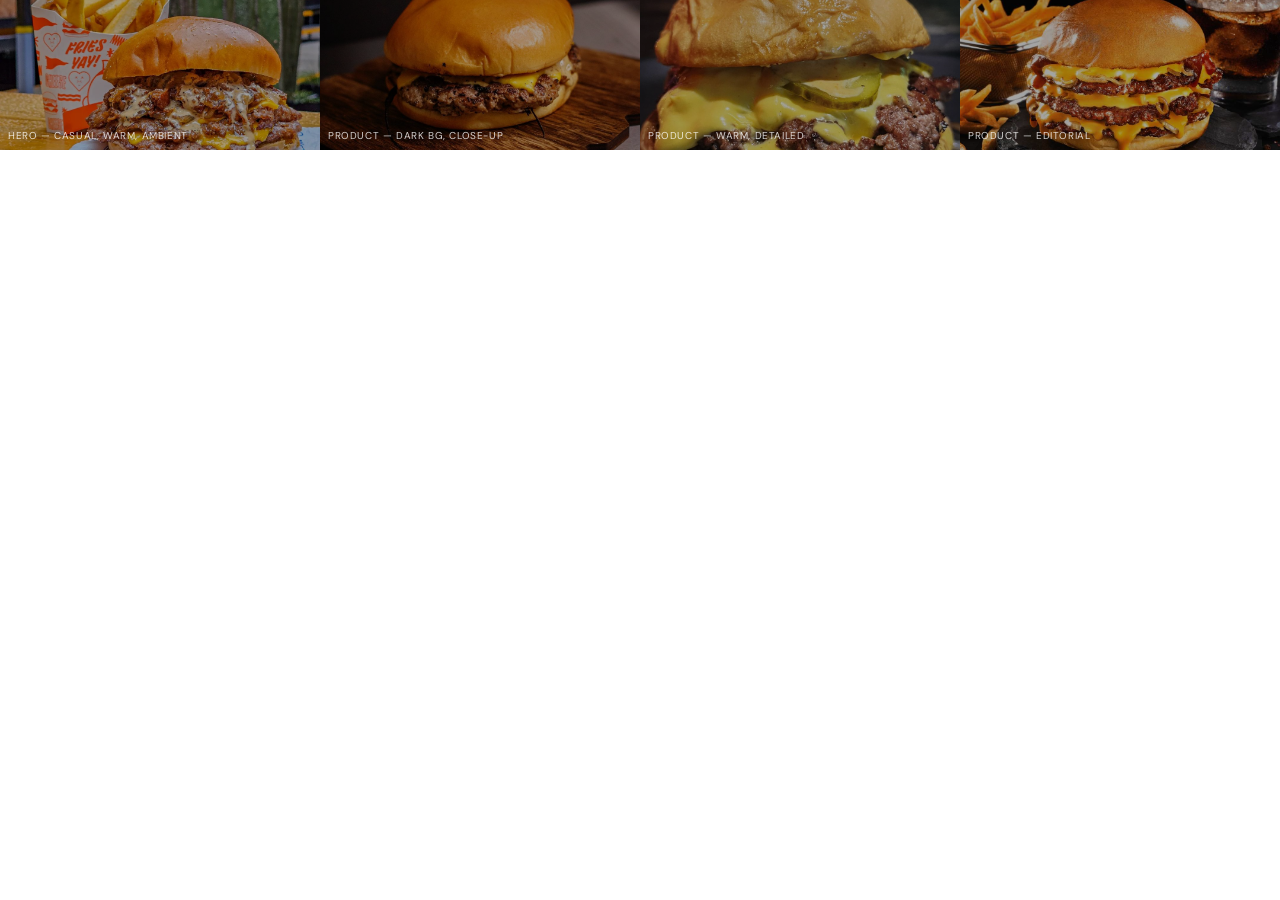
<file: preview/brand-imagery.html>
<!DOCTYPE html>
<html><head><meta charset="UTF-8">
<link href="https://fonts.googleapis.com/css2?family=DM+Sans:wght@400;600&display=swap" rel="stylesheet">
<style>
body { margin: 0; display: flex; height: 150px; overflow: hidden; font-family: 'DM Sans', sans-serif; }
.img-panel { flex: 1; overflow: hidden; position: relative; }
.img-panel img { width: 100%; height: 100%; object-fit: cover; }
.img-panel .overlay { position: absolute; inset: 0; background: rgba(0,0,0,0.35); display: flex; align-items: flex-end; padding: 8px; }
.img-panel .caption { color: rgba(255,255,255,0.8); font-size: 10px; letter-spacing: 0.06em; text-transform: uppercase; }
</style>
</head><body>
<div class="img-panel"><img src="../assets/hero-burger.jpg" alt="Hero"><div class="overlay"><span class="caption">Hero — casual, warm, ambient</span></div></div>
<div class="img-panel"><img src="../assets/burger1.jpg" alt="Classic"><div class="overlay"><span class="caption">Product — dark bg, close-up</span></div></div>
<div class="img-panel"><img src="../assets/burger2.jpg" alt="Lamb"><div class="overlay"><span class="caption">Product — warm, detailed</span></div></div>
<div class="img-panel"><img src="../assets/burger3.jpg" alt="Spicy"><div class="overlay"><span class="caption">Product — editorial</span></div></div>
</body></html>
</file>
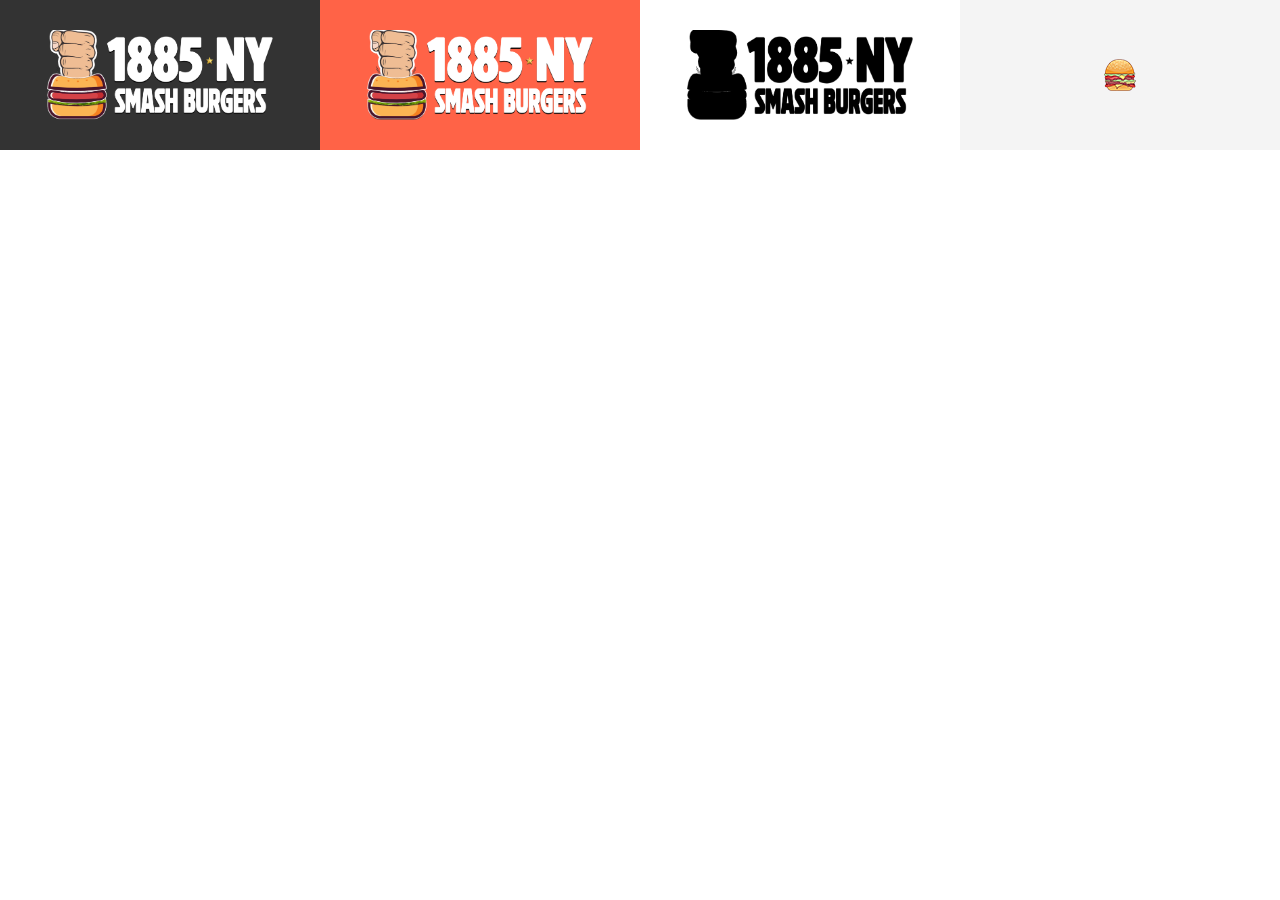
<file: preview/brand-logo.html>
<!DOCTYPE html>
<html><head><meta charset="UTF-8">
<style>
body { margin: 0; display: flex; gap: 0; font-family: Arial, sans-serif; height: 150px; }
.panel { flex: 1; display: flex; align-items: center; justify-content: center; padding: 20px; }
.panel-dark { background: #333; }
.panel-light { background: #f4f4f4; }
.panel-brand { background: #ff6347; }
img { max-height: 90px; width: auto; }
.logo-sm img { max-height: 48px; }
</style>
</head><body>
<div class="panel panel-dark"><img src="../assets/logo.png" alt="1885NY Logo on dark"></div>
<div class="panel panel-brand"><img src="../assets/logo.png" alt="1885NY Logo on brand"></div>
<div class="panel panel-light" style="background:#fff"><img src="../assets/logo.png" alt="1885NY Logo on light" style="filter:invert(1) sepia(1) saturate(0) brightness(0)"></div>
<div class="panel panel-light logo-sm"><img src="../assets/burger-icon.png" alt="Burger mark"></div>
</body></html>
</file>
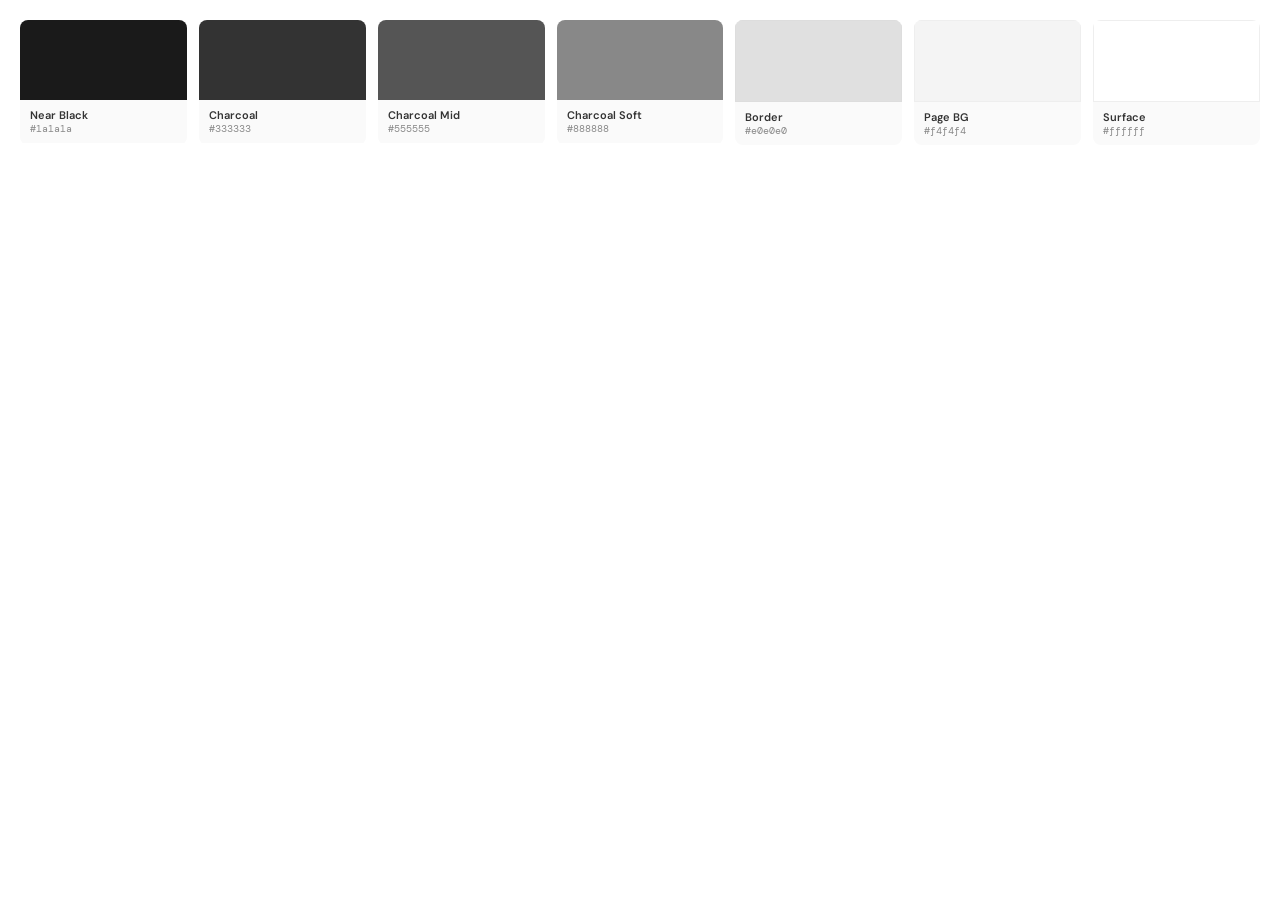
<file: preview/colors-neutrals.html>
<!DOCTYPE html>
<html><head><meta charset="UTF-8">
<link rel="stylesheet" href="../colors_and_type.css">
<style>
body { margin: 0; background: #fff; font-family: 'DM Sans', Arial, sans-serif; padding: 20px; display: flex; gap: 12px; align-items: stretch; }
.swatch { flex: 1; border-radius: 8px; overflow: hidden; }
.swatch-color { height: 80px; }
.swatch-info { padding: 8px 10px; background: #fafafa; }
.swatch-name { font-size: 11px; font-weight: 600; color: #333; }
.swatch-hex { font-size: 10px; color: #888; font-family: 'DM Mono', monospace; }
</style>
</head><body>
<div class="swatch"><div class="swatch-color" style="background:#1a1a1a"></div><div class="swatch-info"><div class="swatch-name">Near Black</div><div class="swatch-hex">#1a1a1a</div></div></div>
<div class="swatch"><div class="swatch-color" style="background:#333333"></div><div class="swatch-info"><div class="swatch-name">Charcoal</div><div class="swatch-hex">#333333</div></div></div>
<div class="swatch"><div class="swatch-color" style="background:#555555"></div><div class="swatch-info"><div class="swatch-name">Charcoal Mid</div><div class="swatch-hex">#555555</div></div></div>
<div class="swatch"><div class="swatch-color" style="background:#888888"></div><div class="swatch-info"><div class="swatch-name">Charcoal Soft</div><div class="swatch-hex">#888888</div></div></div>
<div class="swatch"><div class="swatch-color" style="background:#e0e0e0; border: 1px solid #ddd"></div><div class="swatch-info"><div class="swatch-name">Border</div><div class="swatch-hex">#e0e0e0</div></div></div>
<div class="swatch"><div class="swatch-color" style="background:#f4f4f4; border: 1px solid #eee"></div><div class="swatch-info"><div class="swatch-name">Page BG</div><div class="swatch-hex">#f4f4f4</div></div></div>
<div class="swatch"><div class="swatch-color" style="background:#ffffff; border: 1px solid #eee"></div><div class="swatch-info"><div class="swatch-name">Surface</div><div class="swatch-hex">#ffffff</div></div></div>
</body></html>
</file>
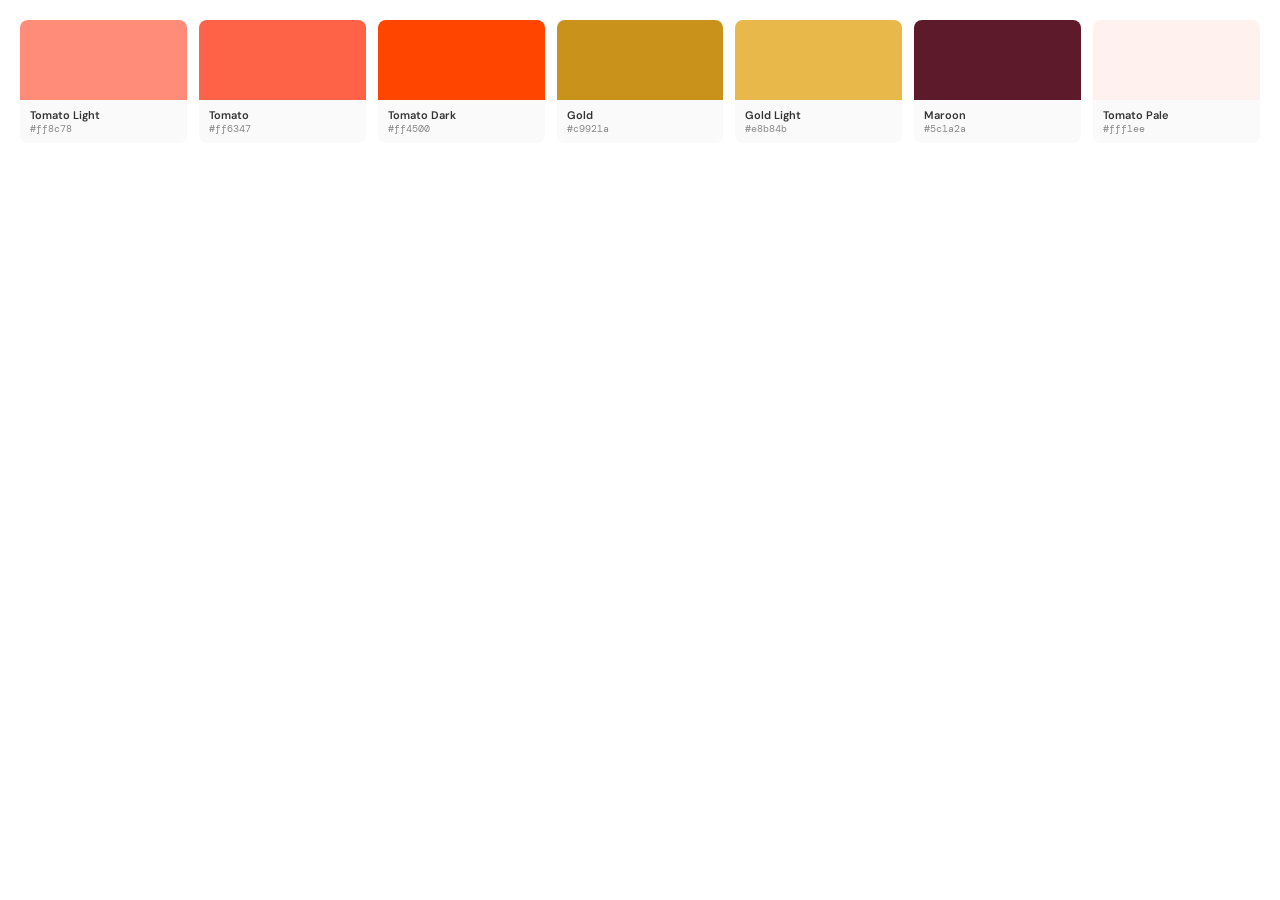
<file: preview/colors-primary.html>
<!DOCTYPE html>
<html><head><meta charset="UTF-8">
<link rel="stylesheet" href="../colors_and_type.css">
<style>
body { margin: 0; background: #fff; font-family: 'DM Sans', Arial, sans-serif; padding: 20px; display: flex; gap: 12px; align-items: stretch; }
.swatch { flex: 1; border-radius: 8px; overflow: hidden; }
.swatch-color { height: 80px; }
.swatch-info { padding: 8px 10px; background: #fafafa; }
.swatch-name { font-size: 11px; font-weight: 600; color: #333; }
.swatch-hex { font-size: 10px; color: #888; font-family: 'DM Mono', monospace; }
</style>
</head><body>
<div class="swatch"><div class="swatch-color" style="background:#ff8c78"></div><div class="swatch-info"><div class="swatch-name">Tomato Light</div><div class="swatch-hex">#ff8c78</div></div></div>
<div class="swatch"><div class="swatch-color" style="background:#ff6347"></div><div class="swatch-info"><div class="swatch-name">Tomato</div><div class="swatch-hex">#ff6347</div></div></div>
<div class="swatch"><div class="swatch-color" style="background:#ff4500"></div><div class="swatch-info"><div class="swatch-name">Tomato Dark</div><div class="swatch-hex">#ff4500</div></div></div>
<div class="swatch"><div class="swatch-color" style="background:#c9921a"></div><div class="swatch-info"><div class="swatch-name">Gold</div><div class="swatch-hex">#c9921a</div></div></div>
<div class="swatch"><div class="swatch-color" style="background:#e8b84b"></div><div class="swatch-info"><div class="swatch-name">Gold Light</div><div class="swatch-hex">#e8b84b</div></div></div>
<div class="swatch"><div class="swatch-color" style="background:#5c1a2a"></div><div class="swatch-info"><div class="swatch-name">Maroon</div><div class="swatch-hex">#5c1a2a</div></div></div>
<div class="swatch"><div class="swatch-color" style="background:#fff1ee"></div><div class="swatch-info"><div class="swatch-name">Tomato Pale</div><div class="swatch-hex">#fff1ee</div></div></div>
</body></html>
</file>
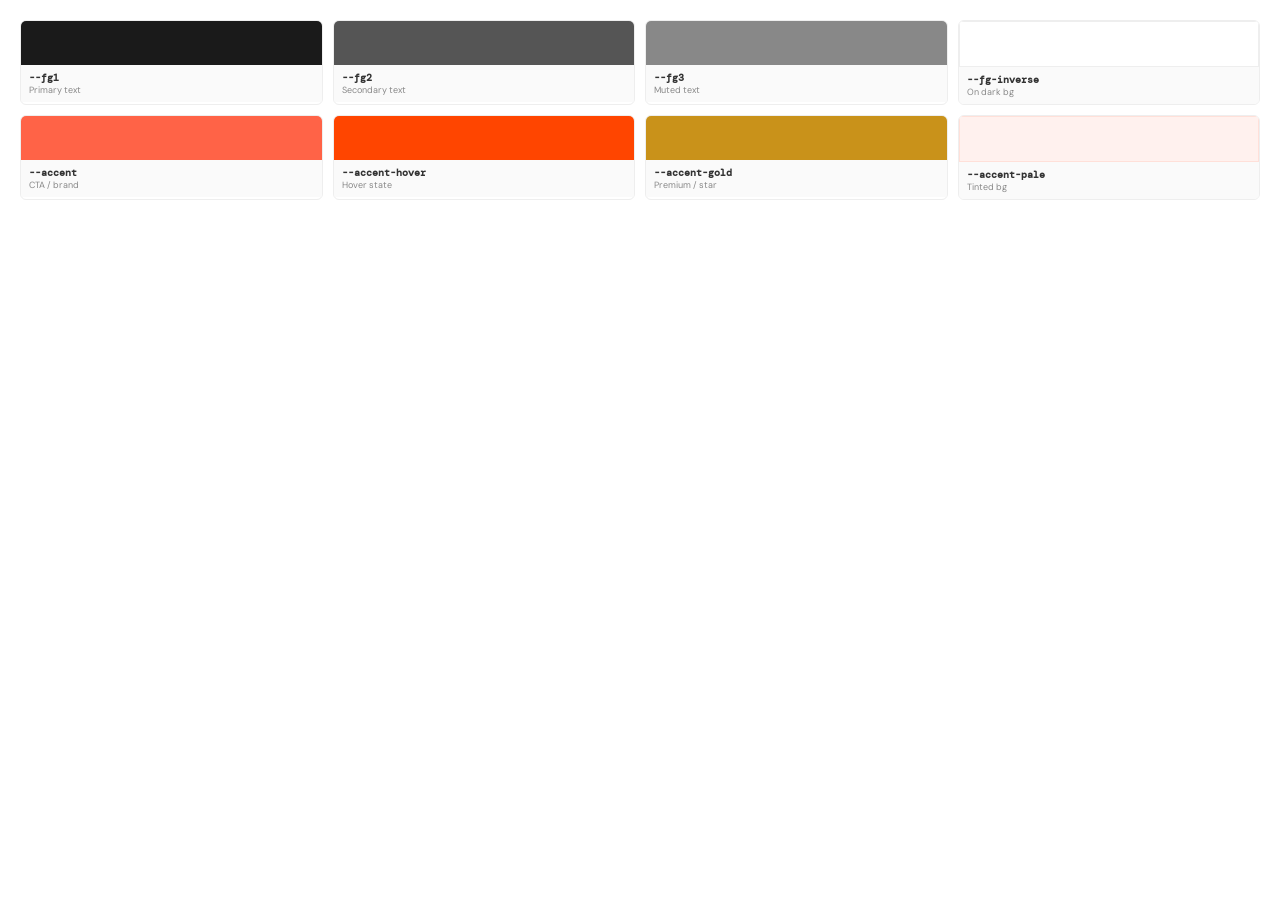
<file: preview/colors-semantic.html>
<!DOCTYPE html>
<html><head><meta charset="UTF-8">
<link rel="stylesheet" href="../colors_and_type.css">
<style>
body { margin: 0; background: #fff; font-family: 'DM Sans', Arial, sans-serif; padding: 20px; }
.grid { display: grid; grid-template-columns: repeat(4, 1fr); gap: 10px; }
.token { border-radius: 6px; overflow: hidden; border: 1px solid #eee; }
.token-swatch { height: 44px; }
.token-info { padding: 6px 8px; background: #fafafa; }
.token-name { font-size: 10px; font-weight: 600; color: #333; font-family: 'DM Mono', monospace; }
.token-desc { font-size: 9px; color: #888; }
</style>
</head><body>
<div class="grid">
  <div class="token"><div class="token-swatch" style="background:#1a1a1a"></div><div class="token-info"><div class="token-name">--fg1</div><div class="token-desc">Primary text</div></div></div>
  <div class="token"><div class="token-swatch" style="background:#555555"></div><div class="token-info"><div class="token-name">--fg2</div><div class="token-desc">Secondary text</div></div></div>
  <div class="token"><div class="token-swatch" style="background:#888888"></div><div class="token-info"><div class="token-name">--fg3</div><div class="token-desc">Muted text</div></div></div>
  <div class="token"><div class="token-swatch" style="background:#ffffff; border:1px solid #eee"></div><div class="token-info"><div class="token-name">--fg-inverse</div><div class="token-desc">On dark bg</div></div></div>
  <div class="token"><div class="token-swatch" style="background:#ff6347"></div><div class="token-info"><div class="token-name">--accent</div><div class="token-desc">CTA / brand</div></div></div>
  <div class="token"><div class="token-swatch" style="background:#ff4500"></div><div class="token-info"><div class="token-name">--accent-hover</div><div class="token-desc">Hover state</div></div></div>
  <div class="token"><div class="token-swatch" style="background:#c9921a"></div><div class="token-info"><div class="token-name">--accent-gold</div><div class="token-desc">Premium / star</div></div></div>
  <div class="token"><div class="token-swatch" style="background:#fff1ee; border:1px solid #ffe0d9"></div><div class="token-info"><div class="token-name">--accent-pale</div><div class="token-desc">Tinted bg</div></div></div>
</div>
</body></html>
</file>
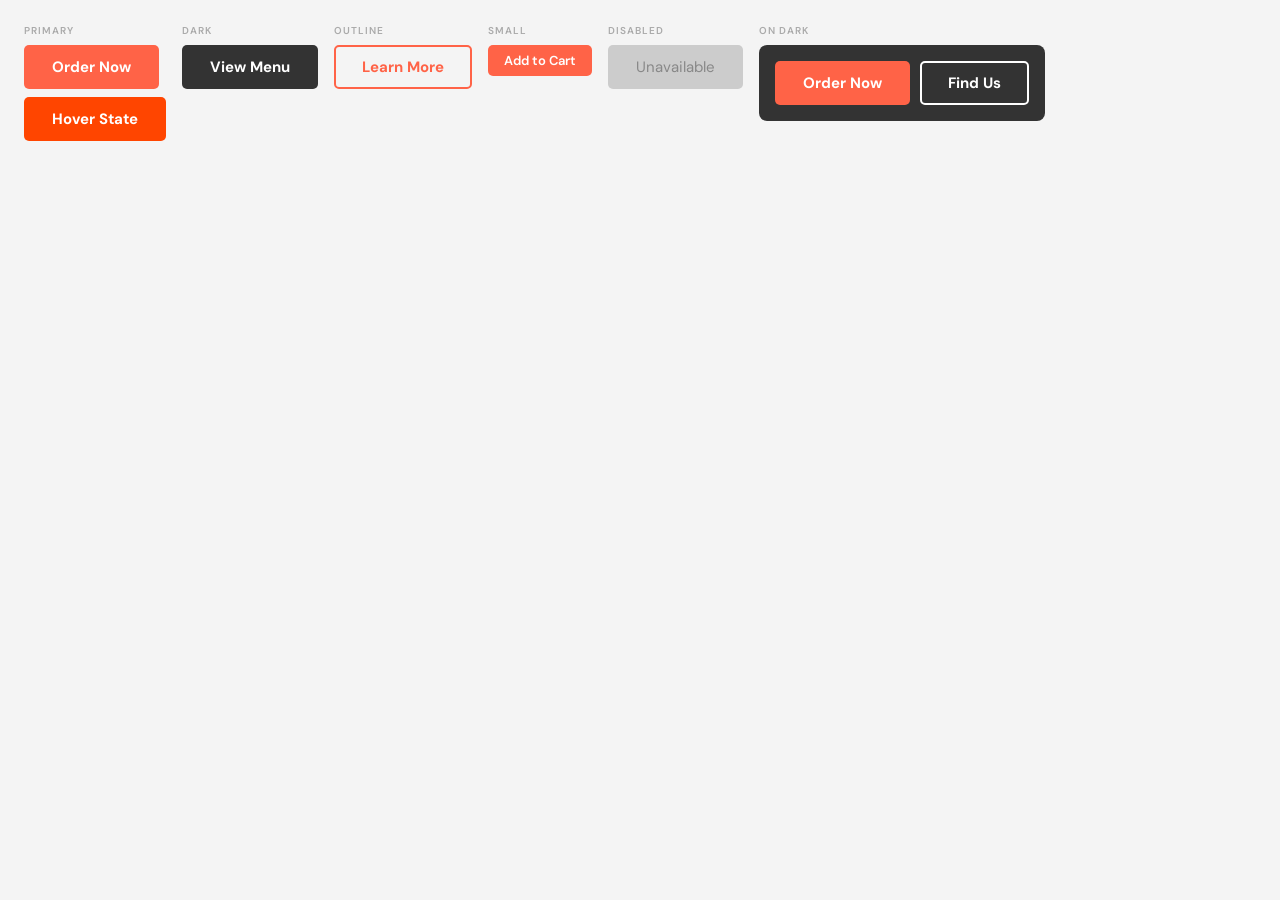
<file: preview/components-buttons.html>
<!DOCTYPE html>
<html><head><meta charset="UTF-8">
<link href="https://fonts.googleapis.com/css2?family=DM+Sans:wght@400;600;700&display=swap" rel="stylesheet">
<link rel="stylesheet" href="../colors_and_type.css">
<style>
body { margin: 0; background: #f4f4f4; padding: 24px; font-family: 'DM Sans', sans-serif; display: flex; flex-wrap: wrap; gap: 16px; align-items: flex-start; }
.group { display: flex; flex-direction: column; gap: 8px; align-items: flex-start; }
.group-label { font-size: 10px; font-weight: 600; letter-spacing: 0.1em; text-transform: uppercase; color: #aaa; }
.btn-primary { background: #ff6347; color: #fff; border: none; padding: 12px 28px; border-radius: 5px; font-family: 'DM Sans', sans-serif; font-size: 15px; font-weight: 700; cursor: pointer; }
.btn-primary:hover { background: #ff4500; }
.btn-dark { background: #333; color: #fff; border: none; padding: 12px 28px; border-radius: 5px; font-family: 'DM Sans', sans-serif; font-size: 15px; font-weight: 700; cursor: pointer; }
.btn-outline { background: transparent; color: #ff6347; border: 2px solid #ff6347; padding: 10px 26px; border-radius: 5px; font-family: 'DM Sans', sans-serif; font-size: 15px; font-weight: 700; cursor: pointer; }
.btn-sm { background: #ff6347; color: #fff; border: none; padding: 7px 16px; border-radius: 5px; font-family: 'DM Sans', sans-serif; font-size: 13px; font-weight: 600; cursor: pointer; }
.btn-disabled { background: #ccc; color: #888; border: none; padding: 12px 28px; border-radius: 5px; font-family: 'DM Sans', sans-serif; font-size: 15px; cursor: not-allowed; }
.on-dark { background: #333; padding: 16px; border-radius: 8px; display: flex; gap: 10px; align-items: center; }
</style>
</head><body>
<div class="group">
  <div class="group-label">Primary</div>
  <button class="btn-primary">Order Now</button>
  <button class="btn-primary" style="background:#ff4500">Hover State</button>
</div>
<div class="group">
  <div class="group-label">Dark</div>
  <button class="btn-dark">View Menu</button>
</div>
<div class="group">
  <div class="group-label">Outline</div>
  <button class="btn-outline">Learn More</button>
</div>
<div class="group">
  <div class="group-label">Small</div>
  <button class="btn-sm">Add to Cart</button>
</div>
<div class="group">
  <div class="group-label">Disabled</div>
  <button class="btn-disabled" disabled>Unavailable</button>
</div>
<div class="group">
  <div class="group-label">On Dark</div>
  <div class="on-dark">
    <button class="btn-primary">Order Now</button>
    <button class="btn-outline" style="border-color:#fff;color:#fff">Find Us</button>
  </div>
</div>
</body></html>
</file>
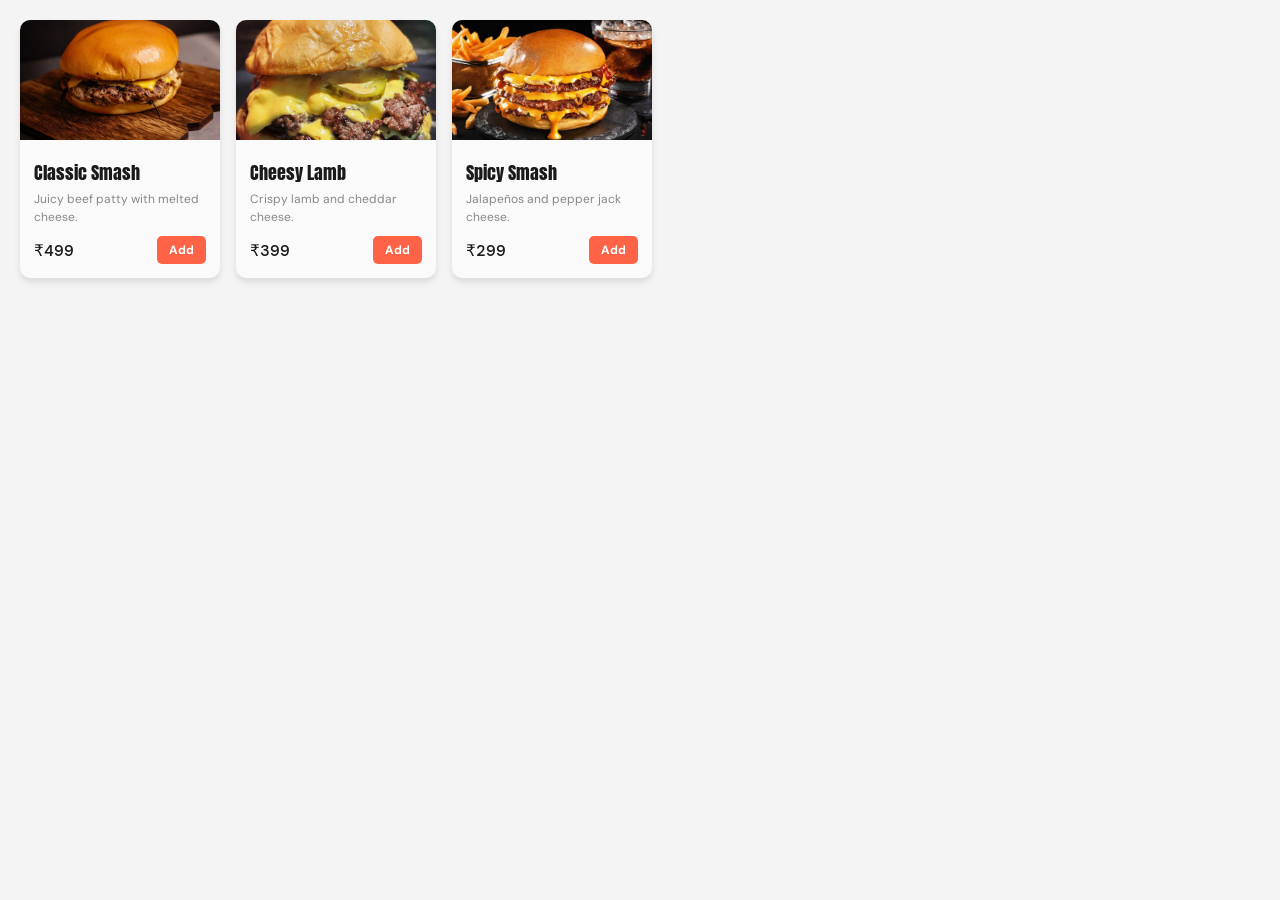
<file: preview/components-cards.html>
<!DOCTYPE html>
<html><head><meta charset="UTF-8">
<link href="https://fonts.googleapis.com/css2?family=Anton&family=DM+Sans:wght@400;600;700&family=DM+Mono:wght@500&display=swap" rel="stylesheet">
<link rel="stylesheet" href="../colors_and_type.css">
<style>
body { margin: 0; background: #f4f4f4; padding: 20px; font-family: 'DM Sans', sans-serif; display: flex; gap: 16px; }
.menu-card { width: 200px; background: #fafafa; box-shadow: 0 4px 6px rgba(0,0,0,.10); border-radius: 10px; overflow: hidden; }
.menu-card img { width: 100%; height: 120px; object-fit: cover; }
.menu-card-body { padding: 14px; }
.menu-card-title { font-family: 'Anton', sans-serif; font-size: 18px; color: #1a1a1a; margin-bottom: 4px; }
.menu-card-desc { font-size: 12px; color: #888; line-height: 1.5; margin-bottom: 10px; }
.menu-card-footer { display: flex; justify-content: space-between; align-items: center; }
.menu-card-price { font-family: 'DM Mono', monospace; font-size: 16px; font-weight: 500; color: #1a1a1a; }
.btn-add { background: #ff6347; color: #fff; border: none; padding: 6px 12px; border-radius: 5px; font-size: 12px; font-weight: 700; cursor: pointer; font-family: 'DM Sans', sans-serif; }
</style>
</head><body>
<div class="menu-card">
  <img src="../assets/burger1.jpg" alt="Classic Smash Burger">
  <div class="menu-card-body">
    <div class="menu-card-title">Classic Smash</div>
    <div class="menu-card-desc">Juicy beef patty with melted cheese.</div>
    <div class="menu-card-footer"><span class="menu-card-price">₹499</span><button class="btn-add">Add</button></div>
  </div>
</div>
<div class="menu-card">
  <img src="../assets/burger2.jpg" alt="Cheesy Lamb Smash">
  <div class="menu-card-body">
    <div class="menu-card-title">Cheesy Lamb</div>
    <div class="menu-card-desc">Crispy lamb and cheddar cheese.</div>
    <div class="menu-card-footer"><span class="menu-card-price">₹399</span><button class="btn-add">Add</button></div>
  </div>
</div>
<div class="menu-card">
  <img src="../assets/burger3.jpg" alt="Spicy Smash">
  <div class="menu-card-body">
    <div class="menu-card-title">Spicy Smash</div>
    <div class="menu-card-desc">Jalapeños and pepper jack cheese.</div>
    <div class="menu-card-footer"><span class="menu-card-price">₹299</span><button class="btn-add">Add</button></div>
  </div>
</div>
</body></html>
</file>
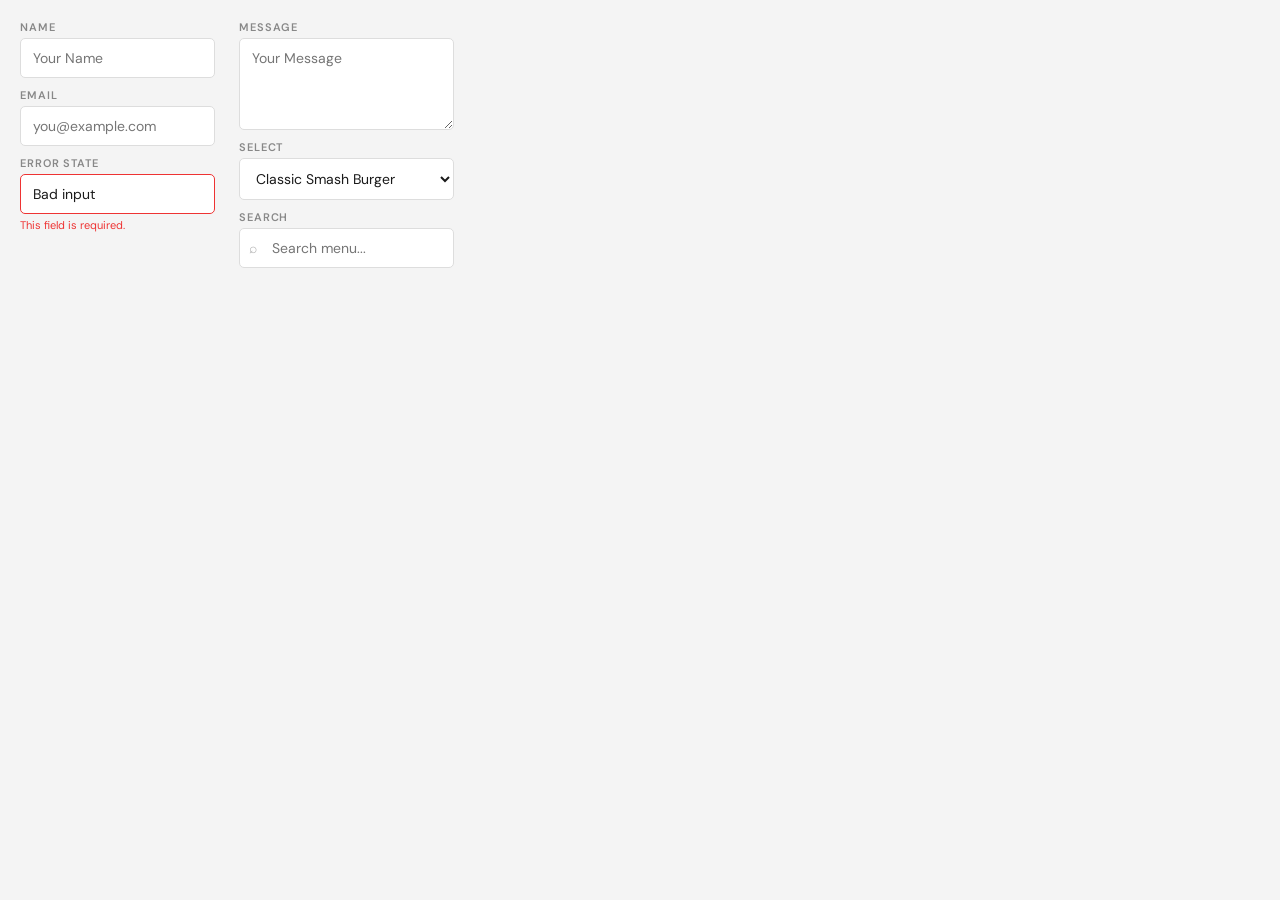
<file: preview/components-forms.html>
<!DOCTYPE html>
<html><head><meta charset="UTF-8">
<link href="https://fonts.googleapis.com/css2?family=DM+Sans:wght@400;600&display=swap" rel="stylesheet">
<link rel="stylesheet" href="../colors_and_type.css">
<style>
body { margin: 0; background: #f4f4f4; padding: 20px; font-family: 'DM Sans', sans-serif; display: flex; gap: 24px; align-items: flex-start; }
.form-col { display: flex; flex-direction: column; gap: 10px; }
.form-group { display: flex; flex-direction: column; gap: 4px; }
label { font-size: 11px; font-weight: 600; letter-spacing: 0.08em; text-transform: uppercase; color: #888; }
input, textarea, select { font-family: 'DM Sans', sans-serif; font-size: 14px; padding: 10px 12px; border: 1px solid #ddd; border-radius: 5px; background: #fff; color: #1a1a1a; outline: none; }
input:focus, textarea:focus, select:focus { border-color: #ff6347; box-shadow: 0 0 0 2px rgba(255,99,71,0.15); }
textarea { resize: vertical; height: 70px; }
.input-error { border-color: #e33; }
.error-msg { font-size: 11px; color: #e33; }
.search-wrap { position: relative; }
.search-wrap input { padding-left: 32px; }
.search-icon { position: absolute; left: 10px; top: 50%; transform: translateY(-50%); color: #aaa; font-size: 14px; }
</style>
</head><body>
<div class="form-col">
  <div class="form-group"><label>Name</label><input type="text" placeholder="Your Name"></div>
  <div class="form-group"><label>Email</label><input type="email" placeholder="you@example.com"></div>
  <div class="form-group"><label>Error State</label><input type="text" class="input-error" value="Bad input"><div class="error-msg">This field is required.</div></div>
</div>
<div class="form-col">
  <div class="form-group"><label>Message</label><textarea placeholder="Your Message"></textarea></div>
  <div class="form-group"><label>Select</label>
    <select><option>Classic Smash Burger</option><option>Cheesy Lamb Smash</option><option>Spicy Smash</option></select>
  </div>
  <div class="form-group"><label>Search</label>
    <div class="search-wrap"><span class="search-icon">⌕</span><input type="text" placeholder="Search menu..."></div>
  </div>
</div>
</body></html>
</file>
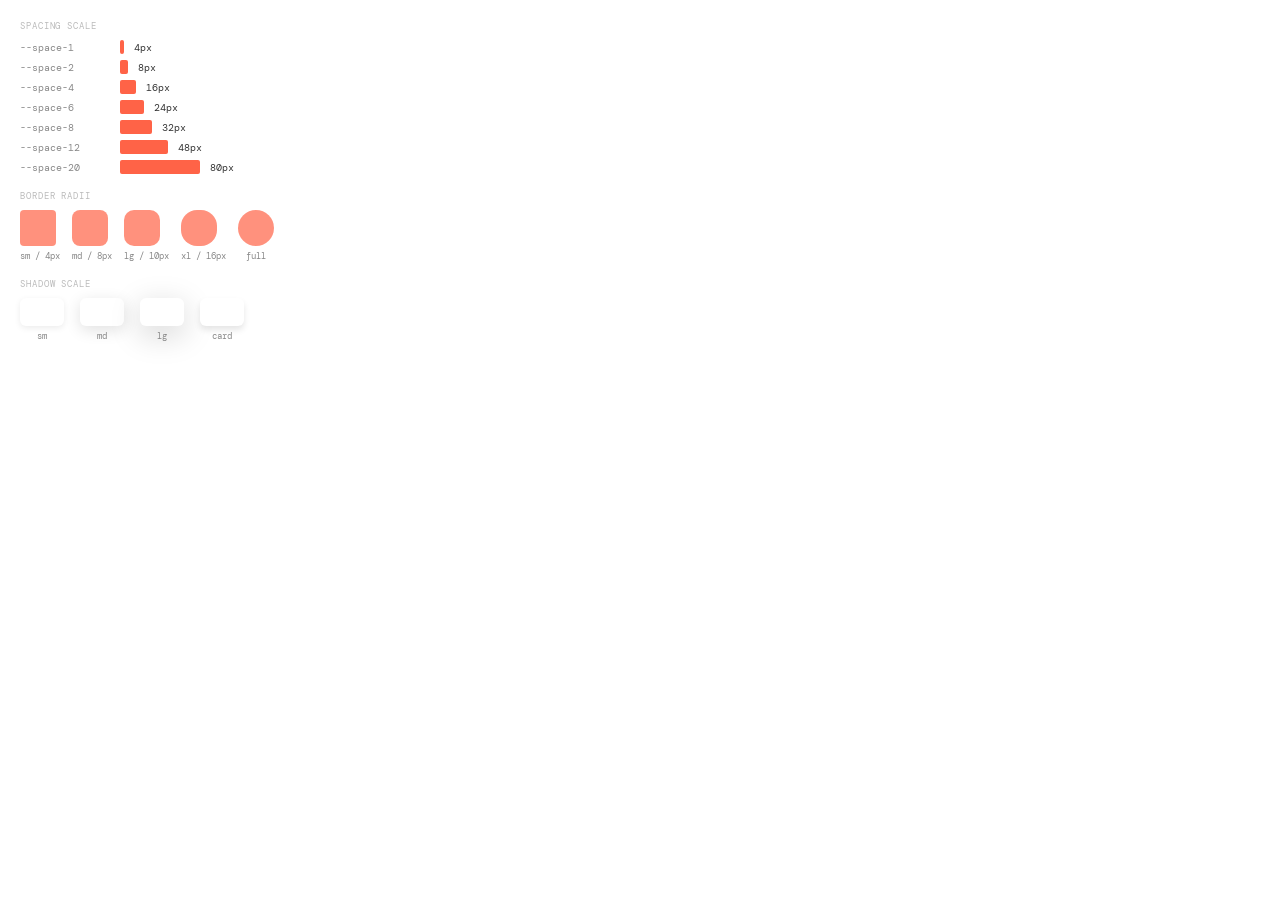
<file: preview/spacing-tokens.html>
<!DOCTYPE html>
<html><head><meta charset="UTF-8">
<link href="https://fonts.googleapis.com/css2?family=DM+Mono:wght@400&display=swap" rel="stylesheet">
<style>
body { margin: 0; background: #fff; padding: 20px; font-family: 'DM Mono', monospace; font-size: 10px; color: #555; }
.section { margin-bottom: 16px; }
.section-title { font-size: 9px; text-transform: uppercase; letter-spacing: 0.1em; color: #bbb; margin-bottom: 8px; }
.row { display: flex; align-items: center; gap: 10px; margin-bottom: 6px; }
.bar { background: #ff6347; height: 14px; border-radius: 2px; }
.name { width: 90px; color: #888; }
.val { color: #333; }

/* Radius */
.radii { display: flex; gap: 12px; align-items: flex-end; }
.rbox { width: 36px; height: 36px; background: #ff6347; opacity: 0.7; }
.rlabel { font-size: 9px; color: #888; text-align: center; margin-top: 4px; }

/* Shadow */
.shadows { display: flex; gap: 16px; align-items: center; }
.sbox { width: 44px; height: 28px; background: #fff; border-radius: 6px; }
</style>
</head><body>
<div class="section">
  <div class="section-title">Spacing Scale</div>
  <div class="row"><div class="name">--space-1</div><div class="bar" style="width:4px"></div><div class="val">4px</div></div>
  <div class="row"><div class="name">--space-2</div><div class="bar" style="width:8px"></div><div class="val">8px</div></div>
  <div class="row"><div class="name">--space-4</div><div class="bar" style="width:16px"></div><div class="val">16px</div></div>
  <div class="row"><div class="name">--space-6</div><div class="bar" style="width:24px"></div><div class="val">24px</div></div>
  <div class="row"><div class="name">--space-8</div><div class="bar" style="width:32px"></div><div class="val">32px</div></div>
  <div class="row"><div class="name">--space-12</div><div class="bar" style="width:48px"></div><div class="val">48px</div></div>
  <div class="row"><div class="name">--space-20</div><div class="bar" style="width:80px"></div><div class="val">80px</div></div>
</div>

<div class="section">
  <div class="section-title">Border Radii</div>
  <div class="radii">
    <div><div class="rbox" style="border-radius:4px"></div><div class="rlabel">sm / 4px</div></div>
    <div><div class="rbox" style="border-radius:8px"></div><div class="rlabel">md / 8px</div></div>
    <div><div class="rbox" style="border-radius:10px"></div><div class="rlabel">lg / 10px</div></div>
    <div><div class="rbox" style="border-radius:16px"></div><div class="rlabel">xl / 16px</div></div>
    <div><div class="rbox" style="border-radius:9999px"></div><div class="rlabel">full</div></div>
  </div>
</div>

<div class="section" style="margin-top:14px">
  <div class="section-title">Shadow Scale</div>
  <div class="shadows">
    <div><div class="sbox" style="box-shadow:0 2px 6px rgba(0,0,0,.08)"></div><div class="rlabel">sm</div></div>
    <div><div class="sbox" style="box-shadow:0 4px 16px rgba(0,0,0,.12)"></div><div class="rlabel">md</div></div>
    <div><div class="sbox" style="box-shadow:0 8px 32px rgba(0,0,0,.18)"></div><div class="rlabel">lg</div></div>
    <div><div class="sbox" style="box-shadow:0 4px 6px rgba(0,0,0,.10)"></div><div class="rlabel">card</div></div>
  </div>
</div>
</body></html>
</file>
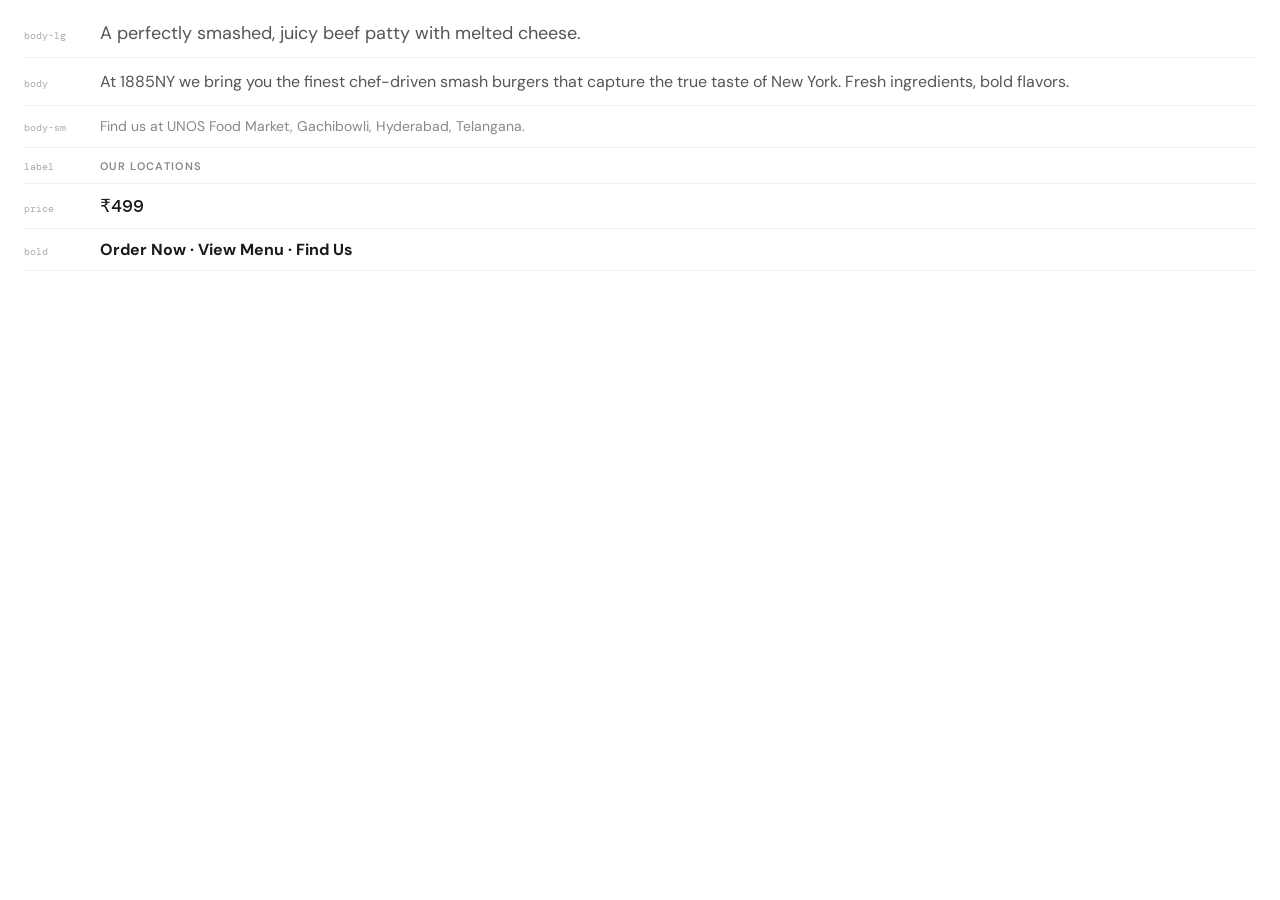
<file: preview/type-body.html>
<!DOCTYPE html>
<html><head><meta charset="UTF-8">
<link href="https://fonts.googleapis.com/css2?family=DM+Sans:wght@400;500;600;700&family=DM+Mono:wght@400;500&display=swap" rel="stylesheet">
<link rel="stylesheet" href="../colors_and_type.css">
<style>
body { margin: 0; background: #fff; padding: 20px 24px; font-family: 'DM Sans', sans-serif; }
.row { display: flex; gap: 4px; align-items: baseline; margin-bottom: 10px; border-bottom: 1px solid #f0f0f0; padding-bottom: 10px; }
.tag { font-size: 10px; font-family: 'DM Mono', monospace; color: #aaa; width: 72px; flex-shrink: 0; padding-top: 2px; }
</style>
</head><body>
<div class="row"><span class="tag">body-lg</span><span style="font-size:18px;color:#555;line-height:1.5">A perfectly smashed, juicy beef patty with melted cheese.</span></div>
<div class="row"><span class="tag">body</span><span style="font-size:16px;color:#555;line-height:1.7">At 1885NY we bring you the finest chef-driven smash burgers that capture the true taste of New York. Fresh ingredients, bold flavors.</span></div>
<div class="row"><span class="tag">body-sm</span><span style="font-size:14px;color:#888;line-height:1.5">Find us at UNOS Food Market, Gachibowli, Hyderabad, Telangana.</span></div>
<div class="row"><span class="tag">label</span><span style="font-size:11px;font-weight:600;letter-spacing:0.12em;text-transform:uppercase;color:#888">Our Locations</span></div>
<div class="row"><span class="tag">price</span><span style="font-family:'DM Mono',monospace;font-size:18px;font-weight:500;color:#1a1a1a">₹499</span></div>
<div class="row"><span class="tag">bold</span><span style="font-size:16px;font-weight:700;color:#1a1a1a">Order Now · View Menu · Find Us</span></div>
</body></html>
</file>
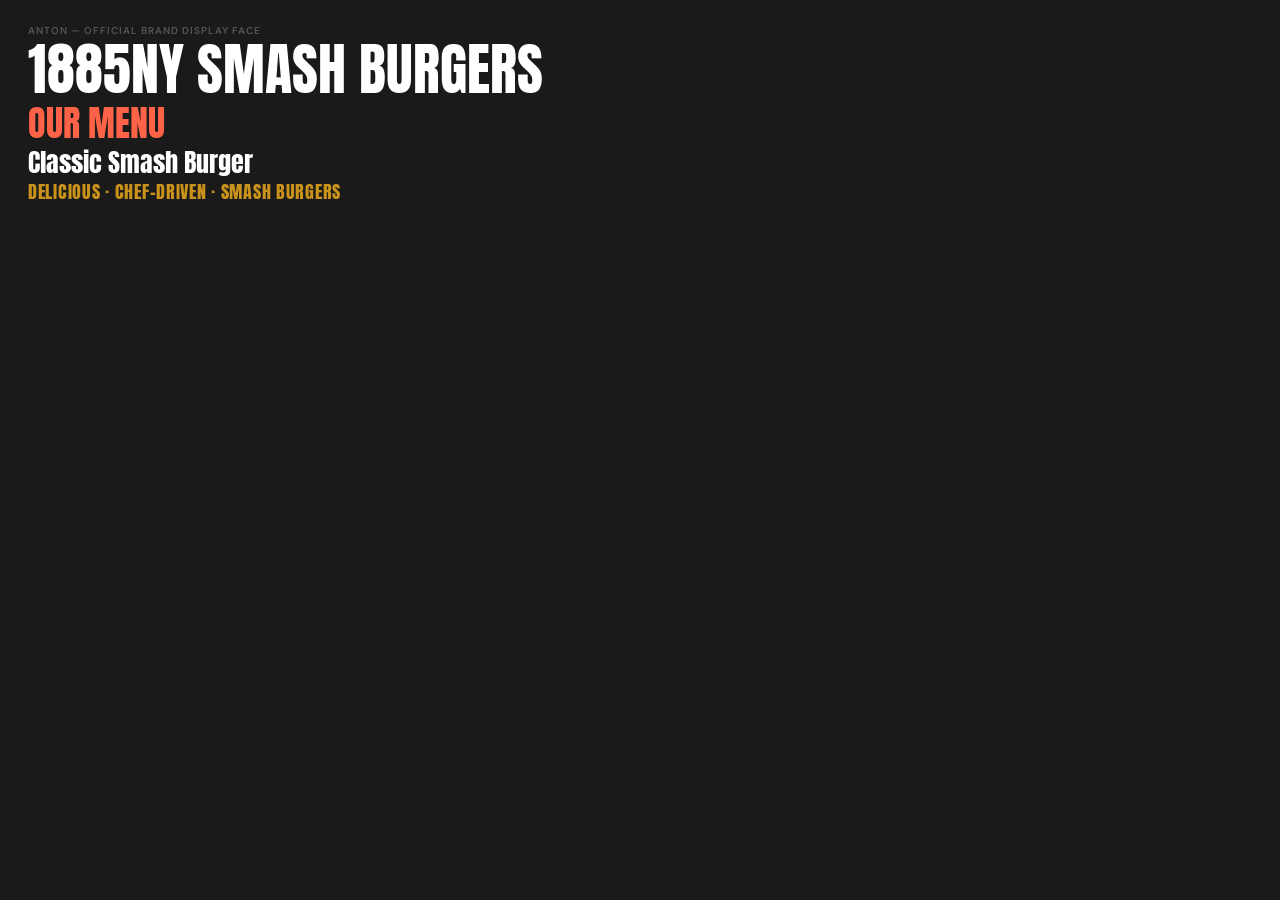
<file: preview/type-display.html>
<!DOCTYPE html>
<html><head><meta charset="UTF-8">
<link rel="preconnect" href="https://fonts.googleapis.com">
<link href="https://fonts.googleapis.com/css2?family=Anton&display=swap" rel="stylesheet">
<link rel="stylesheet" href="../colors_and_type.css">
<style>
body { margin: 0; background: #1a1a1a; padding: 24px 28px; }
.specimen { margin-bottom: 8px; line-height: 1.05; }
.label { font-family: 'DM Sans', sans-serif; font-size: 10px; letter-spacing: 0.1em; text-transform: uppercase; color: #666; margin-bottom: 4px; }
.hero-sample { font-family: 'Anton', sans-serif; font-size: 56px; color: #ffffff; line-height: 1; }
.h2-sample { font-family: 'Anton', sans-serif; font-size: 36px; color: #ff6347; line-height: 1; }
.h3-sample { font-family: 'Anton', sans-serif; font-size: 26px; color: #ffffff; line-height: 1; }
.tagline { font-family: 'Anton', sans-serif; font-size: 18px; color: #c9921a; letter-spacing: 0.04em; }
</style>
</head><body>
<div class="label" style="color:#555">Anton — Official Brand Display Face</div>
<div class="specimen"><div class="hero-sample">1885NY SMASH BURGERS</div></div>
<div class="specimen"><div class="h2-sample">OUR MENU</div></div>
<div class="specimen"><div class="h3-sample">Classic Smash Burger</div></div>
<div class="specimen"><div class="tagline">DELICIOUS · CHEF-DRIVEN · SMASH BURGERS</div></div>
</body></html>
</file>
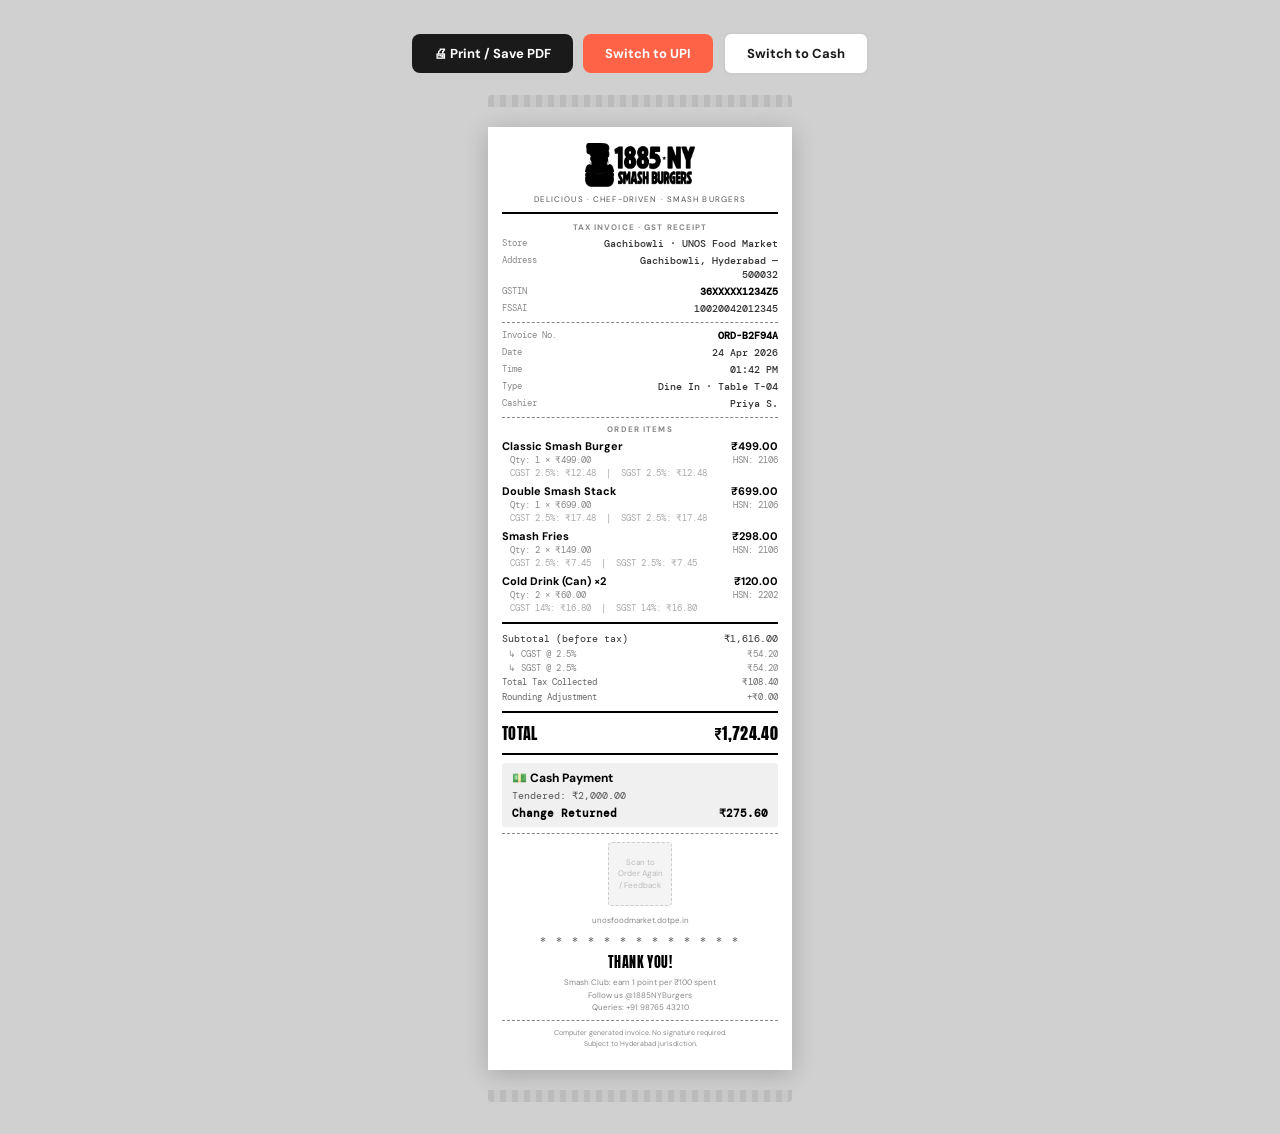
<file: ui_kits/pos-system/receipt-print.html>
<!DOCTYPE html>
<html lang="en">
<head>
<meta charset="UTF-8">
<meta name="viewport" content="width=device-width, initial-scale=1.0">
<title>1885NY — 80mm Receipt</title>
<link href="https://fonts.googleapis.com/css2?family=Anton&family=DM+Sans:wght@400;600;700&family=DM+Mono:wght@400;500&display=swap" rel="stylesheet">
<style>
  *, *::before, *::after { box-sizing: border-box; margin: 0; padding: 0; }

  body {
    background: #d0d0d0;
    display: flex;
    flex-direction: column;
    align-items: center;
    padding: 32px 16px;
    gap: 20px;
    font-family: 'DM Mono', 'Courier New', monospace;
  }

  /* ── Screen chrome ── */
  .toolbar {
    display: flex;
    gap: 10px;
    align-items: center;
  }
  .btn {
    background: #1a1a1a;
    color: #fff;
    border: none;
    border-radius: 8px;
    padding: 11px 22px;
    font-family: 'DM Sans', sans-serif;
    font-size: 13px;
    font-weight: 700;
    cursor: pointer;
  }
  .btn.red { background: #ff6347; }
  .btn.outline { background: #fff; color: #1a1a1a; border: 2px solid #ccc; }

  /* ── Roll shadow effect ── */
  .roll-top {
    width: 304px;
    height: 12px;
    background: repeating-linear-gradient(90deg, #bbb 0, #bbb 6px, #c8c8c8 6px, #c8c8c8 12px);
    border-radius: 4px 4px 0 0;
  }
  .roll-bottom {
    width: 304px;
    height: 12px;
    background: repeating-linear-gradient(90deg, #bbb 0, #bbb 6px, #c8c8c8 6px, #c8c8c8 12px);
    border-radius: 0 0 4px 4px;
  }

  /* ── Main receipt ── */
  .receipt {
    width: 304px; /* 80mm at 96dpi ≈ 302px */
    background: #fff;
    padding: 16px 14px 20px;
    box-shadow: 0 4px 24px rgba(0,0,0,.2);
  }

  /* ── Typography helpers ── */
  .center { text-align: center; }
  .right  { text-align: right; }
  .bold   { font-weight: 700; }

  /* ── Logo area ── */
  .logo-area {
    text-align: center;
    margin-bottom: 8px;
  }
  .logo-area img {
    height: 44px;
    width: auto;
    /* thermal print: logo renders as bitmap — dark bg logo shows well */
    filter: brightness(0); /* force black for print */
  }
  .brand-name {
    font-family: 'Anton', sans-serif;
    font-size: 18px;
    letter-spacing: 0.04em;
    color: #000;
    margin-top: 2px;
  }
  .tagline {
    font-family: 'DM Sans', sans-serif;
    font-size: 8px;
    letter-spacing: 0.14em;
    text-transform: uppercase;
    color: #555;
    margin-top: 2px;
  }

  /* ── Dividers ── */
  .div-solid { border: none; border-top: 2px solid #000; margin: 8px 0; }
  .div-dash  { border: none; border-top: 1px dashed #888; margin: 6px 0; }
  .div-star  {
    text-align: center;
    font-family: 'DM Mono', monospace;
    font-size: 10px;
    color: #555;
    letter-spacing: 2px;
    margin: 6px 0;
  }

  /* ── Section heading ── */
  .sec-head {
    font-family: 'DM Sans', sans-serif;
    font-size: 8px;
    font-weight: 700;
    letter-spacing: 0.14em;
    text-transform: uppercase;
    color: #888;
    text-align: center;
    margin-bottom: 5px;
  }

  /* ── Meta rows ── */
  .meta {
    display: flex;
    justify-content: space-between;
    font-size: 10px;
    color: #333;
    margin-bottom: 3px;
    line-height: 1.4;
  }
  .meta .lbl { color: #888; font-size: 9px; }
  .meta .val { font-weight: 500; }
  .meta .val.accent { color: #000; font-weight: 700; }

  /* ── Items ── */
  .item { margin-bottom: 5px; }
  .item-name {
    font-family: 'DM Sans', sans-serif;
    font-size: 11px;
    font-weight: 700;
    color: #000;
    display: flex;
    justify-content: space-between;
  }
  .item-detail {
    font-size: 9px;
    color: #888;
    display: flex;
    justify-content: space-between;
    padding-left: 8px;
    margin-top: 1px;
  }
  .item-tax {
    font-size: 9px;
    color: #aaa;
    padding-left: 8px;
    margin-top: 1px;
  }

  /* ── Totals ── */
  .tot-row {
    display: flex;
    justify-content: space-between;
    font-size: 10px;
    color: #333;
    margin-bottom: 3px;
  }
  .tot-row.tax { color: #666; font-size: 9px; }
  .tot-row.big {
    font-family: 'Anton', sans-serif;
    font-size: 16px;
    color: #000;
    margin-top: 4px;
    letter-spacing: 0.02em;
  }
  .tot-row.subtax {
    font-size: 9px;
    color: #888;
    padding-left: 6px;
    margin-bottom: 2px;
  }

  /* ── Payment box ── */
  .pay-box {
    background: #f0f0f0;
    border-radius: 3px;
    padding: 7px 10px;
    margin: 6px 0;
  }
  .pay-method {
    font-family: 'DM Sans', sans-serif;
    font-weight: 700;
    font-size: 12px;
    color: #000;
    margin-bottom: 3px;
  }
  .pay-detail {
    font-size: 10px;
    color: #555;
  }
  .change-row {
    display: flex;
    justify-content: space-between;
    font-size: 11px;
    font-weight: 700;
    color: #000;
    margin-top: 4px;
  }

  /* ── Footer ── */
  .footer-msg {
    font-family: 'Anton', sans-serif;
    font-size: 14px;
    text-align: center;
    color: #000;
    letter-spacing: 0.03em;
    margin-bottom: 3px;
  }
  .footer-sub {
    font-family: 'DM Sans', sans-serif;
    font-size: 8px;
    text-align: center;
    color: #888;
    line-height: 1.6;
  }
  .qr-placeholder {
    width: 64px;
    height: 64px;
    margin: 8px auto;
    background: #f4f4f4;
    border: 1px dashed #ccc;
    display: flex;
    align-items: center;
    justify-content: center;
    font-size: 8px;
    color: #bbb;
    text-align: center;
    font-family: 'DM Sans', sans-serif;
    border-radius: 4px;
    line-height: 1.4;
  }

  /* ── @page PRINT ── */
  @media print {
    @page {
      size: 80mm auto;   /* 80mm roll, auto height */
      margin: 4mm 4mm;
    }
    body {
      background: #fff;
      padding: 0;
      display: block;
    }
    .toolbar { display: none; }
    .roll-top, .roll-bottom { display: none; }
    .receipt {
      width: 100%;
      box-shadow: none;
      padding: 0;
    }
    .logo-area img { filter: brightness(0); }
    .pay-box { background: #eee; }
    -webkit-print-color-adjust: exact;
    print-color-adjust: exact;
  }
</style>
</head>
<body>

<div class="toolbar">
  <button class="btn" onclick="window.print()">🖨 Print / Save PDF</button>
  <button class="btn red" onclick="switchUPI()">Switch to UPI</button>
  <button class="btn outline" onclick="switchCash()">Switch to Cash</button>
</div>

<div class="roll-top"></div>

<div class="receipt">

  <!-- Logo -->
  <div class="logo-area">
    <img src="../../assets/logo.png" alt="1885NY">
    <div class="tagline">Delicious · Chef-Driven · Smash Burgers</div>
  </div>

  <hr class="div-solid">
  <div class="sec-head">TAX INVOICE · GST RECEIPT</div>

  <!-- Store info -->
  <div class="meta"><span class="lbl">Store</span><span class="val">Gachibowli · UNOS Food Market</span></div>
  <div class="meta"><span class="lbl">Address</span><span class="val" style="text-align:right;max-width:170px">Gachibowli, Hyderabad — 500032</span></div>
  <div class="meta"><span class="lbl">GSTIN</span><span class="val accent">36XXXXX1234Z5</span></div>
  <div class="meta"><span class="lbl">FSSAI</span><span class="val">10020042012345</span></div>

  <hr class="div-dash">

  <!-- Bill meta -->
  <div class="meta"><span class="lbl">Invoice No.</span><span class="val accent" id="inv-no">ORD-B2F94A</span></div>
  <div class="meta"><span class="lbl">Date</span><span class="val">24 Apr 2026</span></div>
  <div class="meta"><span class="lbl">Time</span><span class="val">01:42 PM</span></div>
  <div class="meta"><span class="lbl">Type</span><span class="val" id="order-type">Dine In · Table T-04</span></div>
  <div class="meta"><span class="lbl">Cashier</span><span class="val">Priya S.</span></div>

  <hr class="div-dash">
  <div class="sec-head">Order Items</div>

  <!-- Items -->
  <div class="item">
    <div class="item-name"><span>Classic Smash Burger</span><span>₹499.00</span></div>
    <div class="item-detail"><span>Qty: 1 × ₹499.00</span><span>HSN: 2106</span></div>
    <div class="item-tax">CGST 2.5%: ₹12.48 &nbsp;|&nbsp; SGST 2.5%: ₹12.48</div>
  </div>

  <div class="item">
    <div class="item-name"><span>Double Smash Stack</span><span>₹699.00</span></div>
    <div class="item-detail"><span>Qty: 1 × ₹699.00</span><span>HSN: 2106</span></div>
    <div class="item-tax">CGST 2.5%: ₹17.48 &nbsp;|&nbsp; SGST 2.5%: ₹17.48</div>
  </div>

  <div class="item">
    <div class="item-name"><span>Smash Fries</span><span>₹298.00</span></div>
    <div class="item-detail"><span>Qty: 2 × ₹149.00</span><span>HSN: 2106</span></div>
    <div class="item-tax">CGST 2.5%: ₹7.45 &nbsp;|&nbsp; SGST 2.5%: ₹7.45</div>
  </div>

  <div class="item">
    <div class="item-name"><span>Cold Drink (Can) ×2</span><span>₹120.00</span></div>
    <div class="item-detail"><span>Qty: 2 × ₹60.00</span><span>HSN: 2202</span></div>
    <div class="item-tax">CGST 14%: ₹16.80 &nbsp;|&nbsp; SGST 14%: ₹16.80</div>
  </div>

  <hr class="div-solid">

  <!-- Totals -->
  <div class="tot-row"><span>Subtotal (before tax)</span><span>₹1,616.00</span></div>

  <div class="tot-row subtax"><span>↳ CGST @ 2.5%</span><span>₹54.20</span></div>
  <div class="tot-row subtax"><span>↳ SGST @ 2.5%</span><span>₹54.20</span></div>

  <div class="tot-row tax"><span>Total Tax Collected</span><span>₹108.40</span></div>
  <div class="tot-row tax"><span>Rounding Adjustment</span><span>+₹0.00</span></div>

  <hr class="div-solid">
  <div class="tot-row big"><span>TOTAL</span><span>₹1,724.40</span></div>
  <hr class="div-solid">

  <!-- Payment -->
  <div class="pay-box" id="pay-box">
    <div class="pay-method" id="pay-method">💵 Cash Payment</div>
    <div class="pay-detail" id="pay-detail">Tendered: ₹2,000.00</div>
    <div class="change-row"><span>Change Returned</span><span id="change-amt">₹275.60</span></div>
  </div>

  <hr class="div-dash">

  <!-- QR -->
  <div class="qr-placeholder">Scan to<br>Order Again<br>/ Feedback</div>
  <div class="footer-sub" style="margin-top:4px">unosfoodmarket.dotpe.in</div>

  <div class="div-star">* * * * * * * * * * * * *</div>

  <!-- Footer -->
  <div class="footer-msg">THANK YOU!</div>
  <div class="footer-sub">
    Smash Club: earn 1 point per ₹100 spent<br>
    Follow us @1885NYBurgers<br>
    Queries: +91 98765 43210
  </div>

  <hr class="div-dash">
  <div class="footer-sub" style="font-size:7px; margin-top:4px">
    Computer generated invoice. No signature required.<br>
    Subject to Hyderabad jurisdiction.
  </div>

</div>

<div class="roll-bottom"></div>

<script>
function switchUPI() {
  document.getElementById('pay-method').textContent = '📱 UPI Payment';
  document.getElementById('pay-detail').textContent = 'UPI Ref: 885492173400 · PAID';
  document.getElementById('change-amt').textContent = '₹0.00';
  document.getElementById('order-type').textContent = 'Takeaway';
}
function switchCash() {
  document.getElementById('pay-method').textContent = '💵 Cash Payment';
  document.getElementById('pay-detail').textContent = 'Tendered: ₹2,000.00';
  document.getElementById('change-amt').textContent = '₹275.60';
  document.getElementById('order-type').textContent = 'Dine In · Table T-04';
}
</script>
</body>
</html>
</file>
<file: colors_and_type.css>
/* ============================================================
   1885NY Smash Burgers — Design Tokens
   Source: ramesh-chikkam/1885NY-Smash-Burgers (website CSS)
           + logo visual analysis
   ============================================================ */

@import url('https://fonts.googleapis.com/css2?family=Anton&family=DM+Sans:wght@400;500;600;700&family=DM+Mono:wght@400;500&display=swap');

/* ── Raw Color Palette ────────────────────────────────────── */
:root {
  /* Brand reds */
  --color-tomato:        #ff6347;
  --color-tomato-dark:   #ff4500;
  --color-tomato-light:  #ff8c78;
  --color-tomato-pale:   #fff1ee;

  /* Dark / Charcoal */
  --color-dark:          #1a1a1a;
  --color-charcoal:      #333333;
  --color-charcoal-mid:  #555555;
  --color-charcoal-soft: #888888;

  /* Gold (logo star accent) */
  --color-gold:          #c9921a;
  --color-gold-light:    #e8b84b;

  /* Maroon (logo outline / deep brand dark) */
  --color-maroon:        #5c1a2a;
  --color-maroon-dark:   #3a0e1a;

  /* Neutrals */
  --color-surface:       #ffffff;
  --color-bg:            #f4f4f4;
  --color-bg-warm:       #faf8f5;
  --color-border:        #e0e0e0;
  --color-border-dark:   #cccccc;

  /* ── Semantic Tokens ──────────────────────────────────── */
  --fg1:             var(--color-dark);
  --fg2:             var(--color-charcoal-mid);
  --fg3:             var(--color-charcoal-soft);
  --fg-inverse:      #ffffff;

  --bg-page:         var(--color-bg);
  --bg-surface:      var(--color-surface);
  --bg-raised:       var(--color-bg-warm);
  --bg-dark:         var(--color-charcoal);
  --bg-darkest:      var(--color-dark);

  --accent:          var(--color-tomato);
  --accent-hover:    var(--color-tomato-dark);
  --accent-pale:     var(--color-tomato-pale);
  --accent-gold:     var(--color-gold);

  --border:          var(--color-border);
  --shadow-sm:       0 2px 6px rgba(0,0,0,.08);
  --shadow-md:       0 4px 16px rgba(0,0,0,.12);
  --shadow-lg:       0 8px 32px rgba(0,0,0,.18);
  --shadow-card:     0 4px 6px rgba(0,0,0,.10);

  /* ── Typography ─────────────────────────────────────────
     Display:  Anton — bold condensed display face; sign-painter energy
               matching the logo's heavy letterforms. Official brand font.
     Body:     DM Sans — clean, modern, highly legible at all sizes.
     Mono:     DM Mono — prices, order IDs, POS numeric data.
  ─────────────────────────────────────────────────────── */
  --font-display:  'Anton', 'Arial Black', sans-serif;
  --font-body:     'DM Sans', Arial, sans-serif;
  --font-mono:     'DM Mono', 'Courier New', monospace;

  /* Type scale */
  --text-xs:    0.75rem;   /* 12px */
  --text-sm:    0.875rem;  /* 14px */
  --text-base:  1rem;      /* 16px */
  --text-lg:    1.125rem;  /* 18px */
  --text-xl:    1.25rem;   /* 20px */
  --text-2xl:   1.5rem;    /* 24px */
  --text-3xl:   2rem;      /* 32px */
  --text-4xl:   2.5rem;    /* 40px */
  --text-5xl:   3.5rem;    /* 56px */
  --text-hero:  5rem;      /* 80px */

  /* Letter-spacing */
  --tracking-tight:  -0.02em;
  --tracking-normal: 0em;
  --tracking-wide:   0.06em;
  --tracking-wider:  0.12em;

  /* Leading */
  --leading-tight:   1.1;
  --leading-snug:    1.3;
  --leading-normal:  1.5;
  --leading-relaxed: 1.7;

  /* ── Spacing Scale ───────────────────────────────────── */
  --space-1:   4px;
  --space-2:   8px;
  --space-3:   12px;
  --space-4:   16px;
  --space-5:   20px;
  --space-6:   24px;
  --space-8:   32px;
  --space-10:  40px;
  --space-12:  48px;
  --space-16:  64px;
  --space-20:  80px;

  /* ── Radii ───────────────────────────────────────────── */
  --radius-sm:   4px;
  --radius-md:   8px;
  --radius-lg:   10px;
  --radius-xl:   16px;
  --radius-full: 9999px;

  /* ── Motion ──────────────────────────────────────────── */
  --ease-out:    cubic-bezier(0.0, 0, 0.2, 1);
  --ease-bounce: cubic-bezier(0.34, 1.56, 0.64, 1);
  --duration-fast:   120ms;
  --duration-base:   200ms;
  --duration-slow:   350ms;
}

/* ── Semantic Type Styles ─────────────────────────────────── */
.h1, h1 {
  font-family: var(--font-display);
  font-size: var(--text-hero);
  line-height: var(--leading-tight);
  letter-spacing: var(--tracking-tight);
  color: var(--fg1);
}

.h2, h2 {
  font-family: var(--font-display);
  font-size: var(--text-5xl);
  line-height: var(--leading-tight);
  letter-spacing: var(--tracking-tight);
  color: var(--fg1);
}

.h3, h3 {
  font-family: var(--font-display);
  font-size: var(--text-3xl);
  line-height: var(--leading-snug);
  color: var(--fg1);
}

.h4, h4 {
  font-family: var(--font-body);
  font-size: var(--text-xl);
  font-weight: 700;
  color: var(--fg1);
}

p, .body {
  font-family: var(--font-body);
  font-size: var(--text-base);
  line-height: var(--leading-relaxed);
  color: var(--fg2);
}

.body-lg {
  font-family: var(--font-body);
  font-size: var(--text-lg);
  line-height: var(--leading-normal);
  color: var(--fg2);
}

.body-sm {
  font-family: var(--font-body);
  font-size: var(--text-sm);
  line-height: var(--leading-normal);
  color: var(--fg3);
}

.label {
  font-family: var(--font-body);
  font-size: var(--text-xs);
  font-weight: 600;
  letter-spacing: var(--tracking-wider);
  text-transform: uppercase;
  color: var(--fg3);
}

.price {
  font-family: var(--font-mono);
  font-size: var(--text-xl);
  font-weight: 500;
  color: var(--fg1);
}

code, .code {
  font-family: var(--font-mono);
  font-size: var(--text-sm);
  background: var(--bg-raised);
  padding: 2px 6px;
  border-radius: var(--radius-sm);
}
</file>
